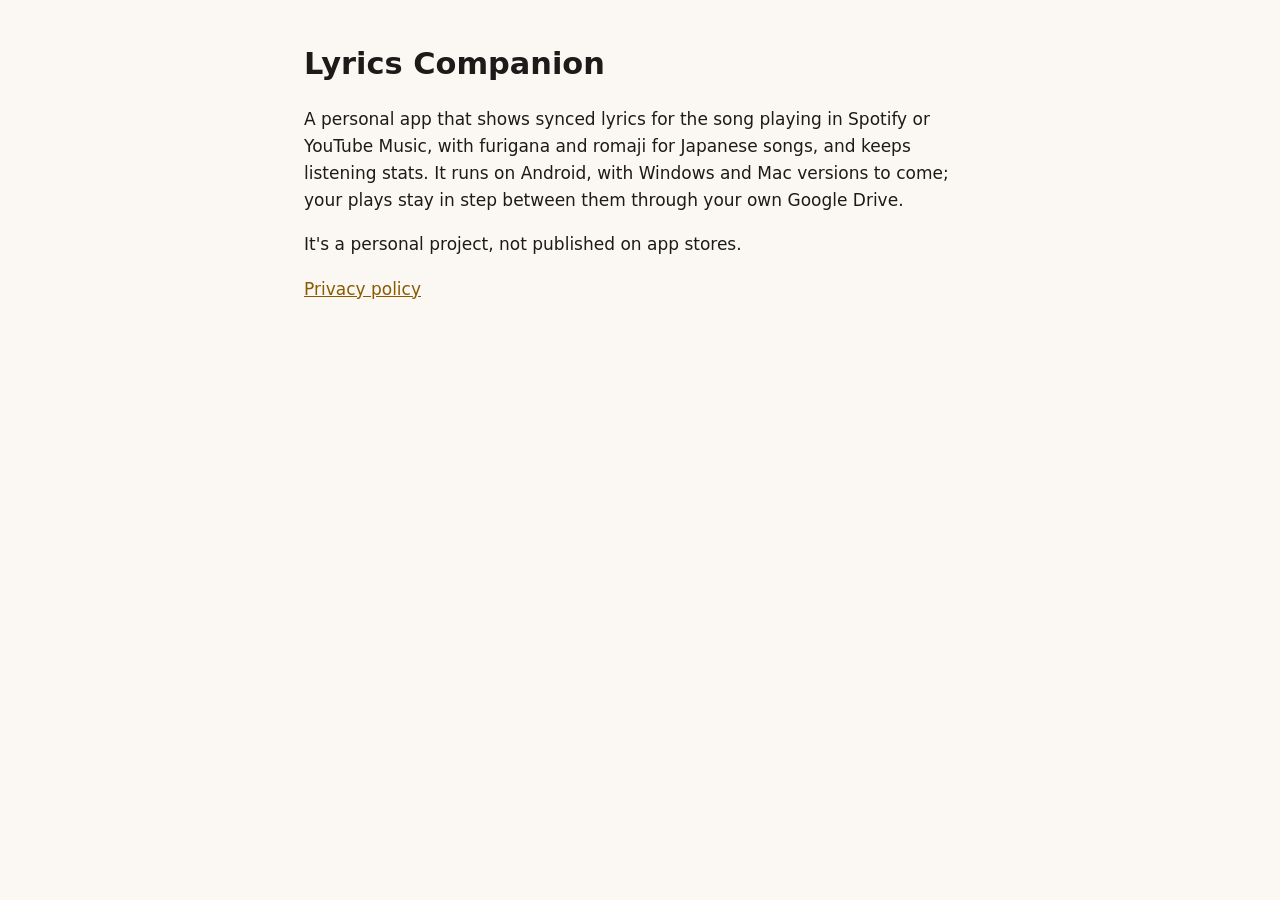
<file: index.html>
<!doctype html>
<html lang="en">
<head>
<meta charset="utf-8">
<meta name="viewport" content="width=device-width, initial-scale=1">
<title>Lyrics Companion</title>
<link rel="stylesheet" href="style.css">
</head>
<body>
<main>
<h1>Lyrics Companion</h1>
<p>A personal app that shows synced lyrics for the song playing in Spotify or YouTube Music, with furigana and romaji
for Japanese songs, and keeps listening stats. It runs on Android, with Windows and Mac versions to come; your plays
stay in step between them through your own Google Drive.</p>
<p>It's a personal project, not published on app stores.</p>
<p><a href="privacy.html">Privacy policy</a></p>
</main>
</body>
</html>
</file>
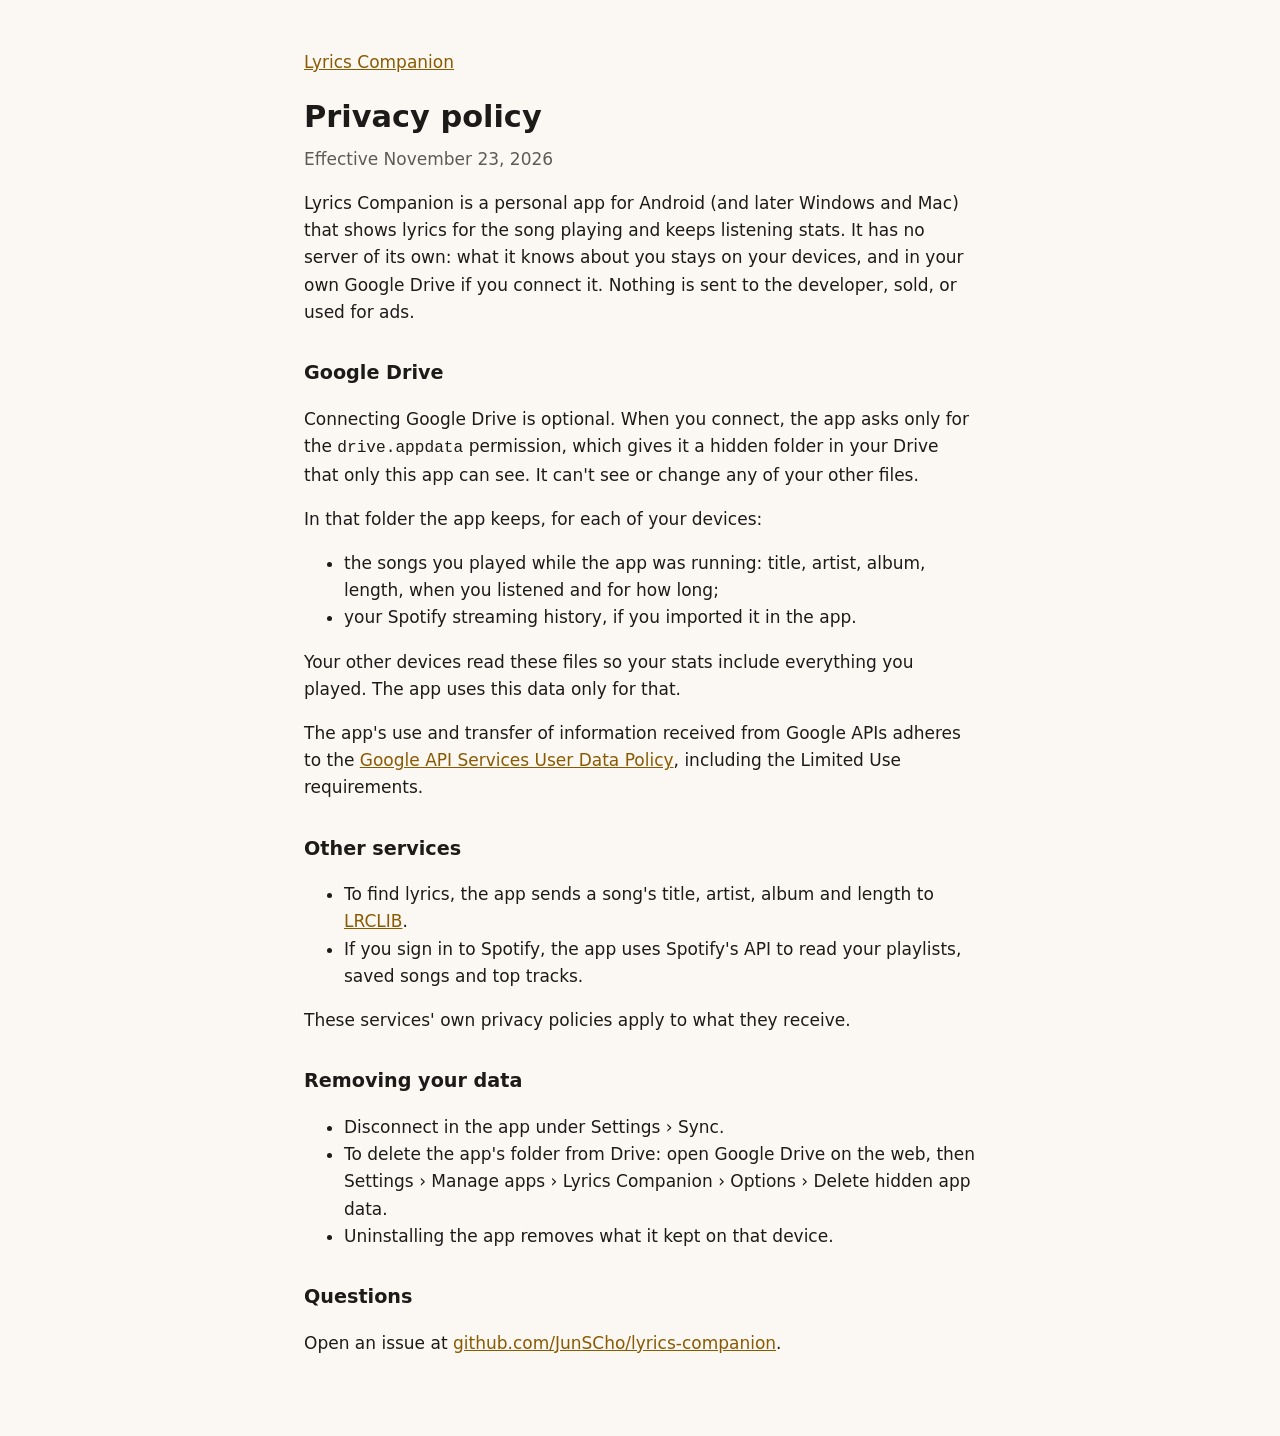
<file: privacy.html>
<!doctype html>
<html lang="en">
<head>
<meta charset="utf-8">
<meta name="viewport" content="width=device-width, initial-scale=1">
<title>Privacy policy · Lyrics Companion</title>
<link rel="stylesheet" href="style.css">
</head>
<body>
<main>
<p><a href="./">Lyrics Companion</a></p>
<h1>Privacy policy</h1>
<p class="date">Effective November 23, 2026</p>

<p>Lyrics Companion is a personal app for Android (and later Windows and Mac) that shows lyrics for the song playing
and keeps listening stats. It has no server of its own: what it knows about you stays on your devices, and in your own
Google Drive if you connect it. Nothing is sent to the developer, sold, or used for ads.</p>

<h2>Google Drive</h2>
<p>Connecting Google Drive is optional. When you connect, the app asks only for the <code>drive.appdata</code>
permission, which gives it a hidden folder in your Drive that only this app can see. It can't see or change any of
your other files.</p>
<p>In that folder the app keeps, for each of your devices:</p>
<ul>
<li>the songs you played while the app was running: title, artist, album, length, when you listened and for how long;</li>
<li>your Spotify streaming history, if you imported it in the app.</li>
</ul>
<p>Your other devices read these files so your stats include everything you played. The app uses this data only for
that.</p>
<p>The app's use and transfer of information received from Google APIs adheres to the
<a href="https://developers.google.com/terms/api-services-user-data-policy">Google API Services User Data Policy</a>,
including the Limited Use requirements.</p>

<h2>Other services</h2>
<ul>
<li>To find lyrics, the app sends a song's title, artist, album and length to <a href="https://lrclib.net">LRCLIB</a>.</li>
<li>If you sign in to Spotify, the app uses Spotify's API to read your playlists, saved songs and top tracks.</li>
</ul>
<p>These services' own privacy policies apply to what they receive.</p>

<h2>Removing your data</h2>
<ul>
<li>Disconnect in the app under Settings › Sync.</li>
<li>To delete the app's folder from Drive: open Google Drive on the web, then Settings › Manage apps › Lyrics Companion
› Options › Delete hidden app data.</li>
<li>Uninstalling the app removes what it kept on that device.</li>
</ul>

<h2>Questions</h2>
<p>Open an issue at <a href="https://github.com/JunSCho/lyrics-companion/issues">github.com/JunSCho/lyrics-companion</a>.</p>
</main>
</body>
</html>
</file>
<file: style.css>
:root { color-scheme: light dark; --text: #1d1b19; --muted: #5f5a54; --link: #8a5a00; --bg: #fbf8f4; }
@media (prefers-color-scheme: dark) { :root { --text: #ece6df; --muted: #b3aaa0; --link: #e0b25c; --bg: #1a1714; } }
body { margin: 0; background: var(--bg); color: var(--text); font: 17px/1.6 system-ui, sans-serif; }
main { max-width: 42rem; margin: 0 auto; padding: 2rem 1rem 4rem; }
h1 { font-size: 1.9rem; margin: 0.5rem 0 0.25rem; }
h2 { font-size: 1.2rem; margin-top: 2rem; }
a { color: var(--link); }
.date { color: var(--muted); margin-top: 0; }
code { font-size: 0.95em; }
</file>
